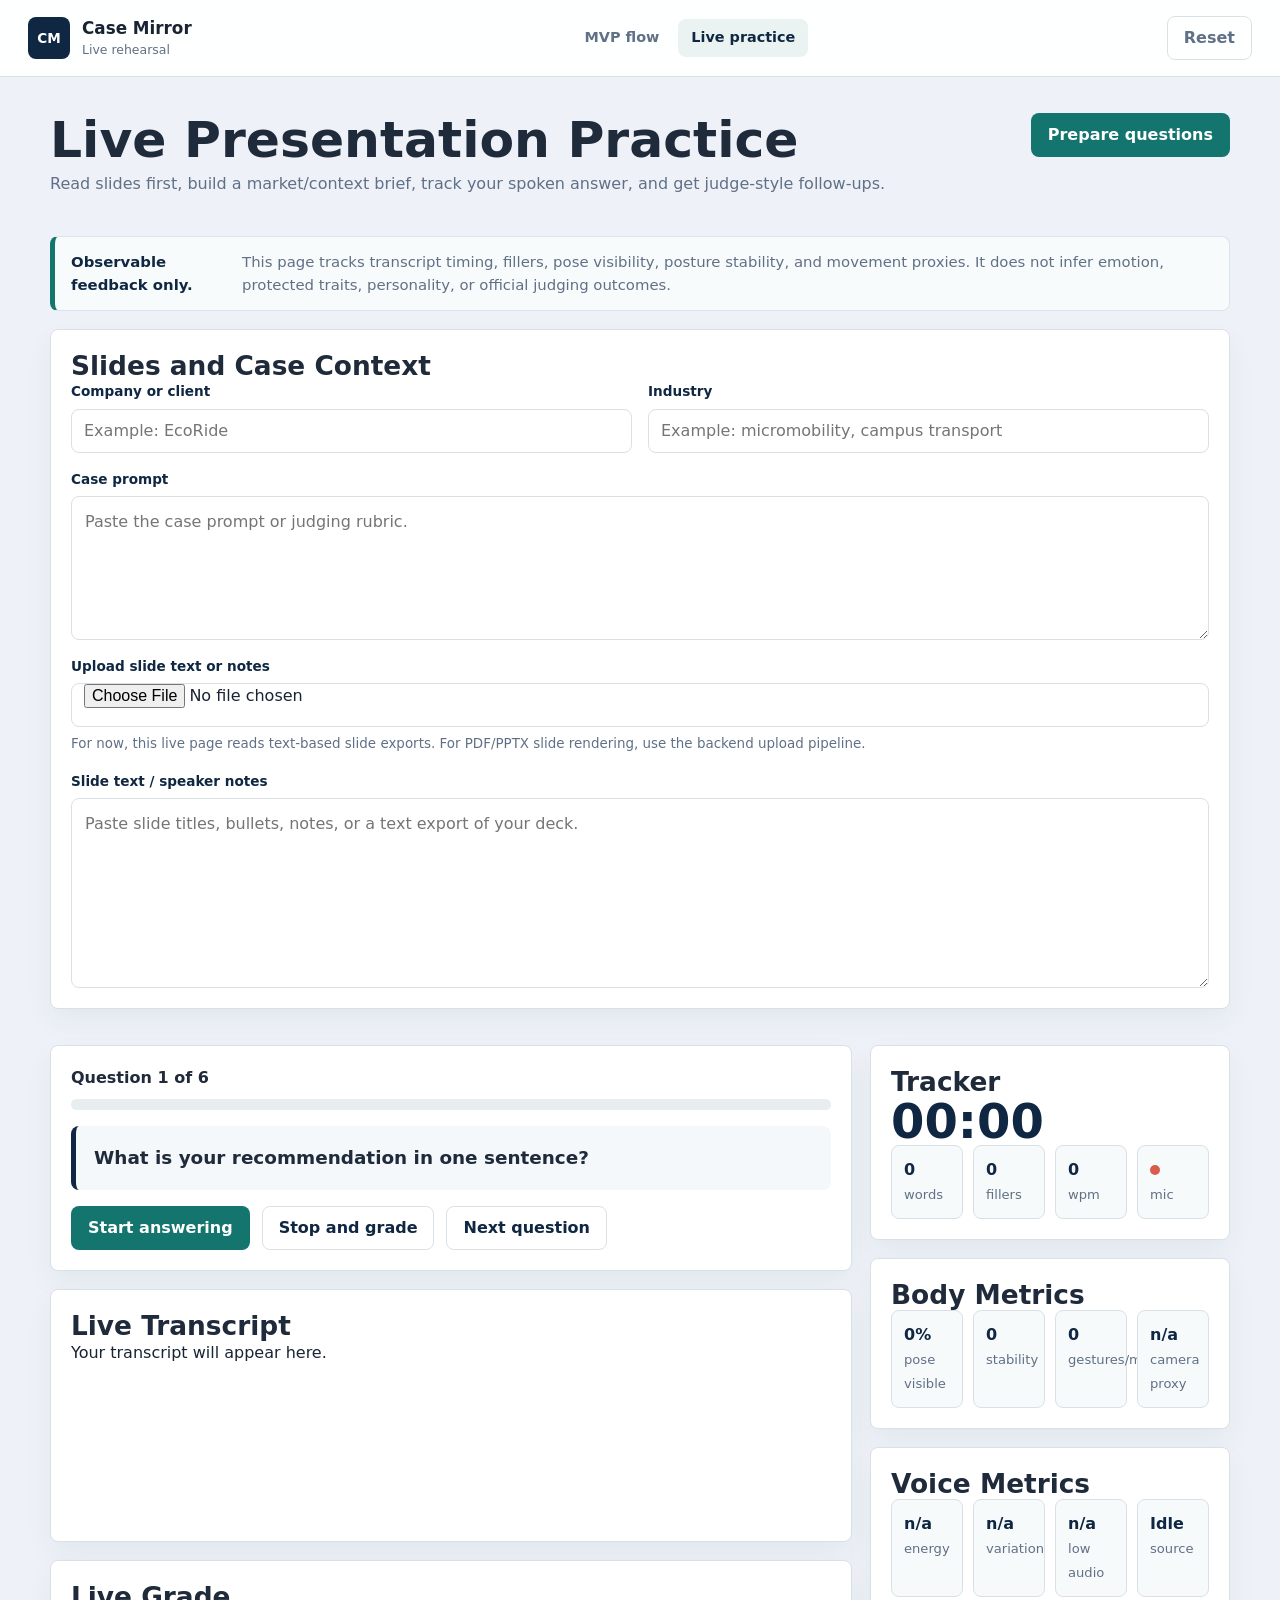
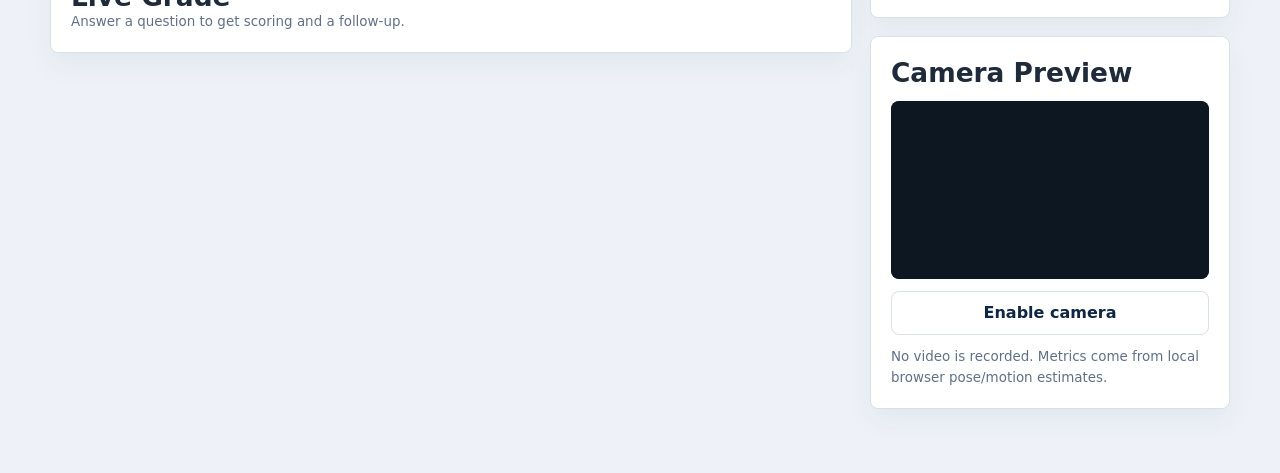
<file: case-mirror/live.html>
<!doctype html>
<html lang="en">
  <head>
    <meta charset="utf-8" />
    <meta name="viewport" content="width=device-width, initial-scale=1" />
    <title>Case Mirror Live Rehearsal</title>
    <link rel="stylesheet" href="./styles.css" />
    <style>
      .live-layout {
        display: grid;
        grid-template-columns: minmax(0, 1fr) 360px;
        gap: 18px;
        align-items: start;
      }

      .live-timer {
        font-size: 3rem;
        font-weight: 900;
        color: var(--navy);
        line-height: 1;
      }

      .pulse-dot {
        display: inline-block;
        width: 10px;
        height: 10px;
        border-radius: 50%;
        background: var(--coral);
        margin-right: 8px;
      }

      .pulse-dot.on {
        background: var(--green);
        box-shadow: 0 0 0 5px rgba(47, 125, 87, 0.16);
      }

      .transcript-box {
        min-height: 180px;
        white-space: pre-wrap;
        color: var(--ink);
      }

      .camera-stage {
        position: relative;
        overflow: hidden;
        border-radius: 8px;
        background: #0d1721;
      }

      .camera-stage video,
      .camera-stage canvas {
        display: block;
        width: 100%;
        aspect-ratio: 16 / 9;
      }

      .camera-stage canvas {
        position: absolute;
        inset: 0;
        height: 100%;
        pointer-events: none;
      }

      @media (max-width: 980px) {
        .live-layout {
          grid-template-columns: 1fr;
        }
      }
    </style>
  </head>
  <body>
    <div class="app-shell">
      <header class="topbar">
        <a class="brand" href="./index.html">
          <span class="brand-mark">CM</span>
          <span>
            <strong>Case Mirror</strong>
            <small>Live rehearsal</small>
          </span>
        </a>
        <nav class="nav" aria-label="Live navigation">
          <a href="./index.html">MVP flow</a>
          <a class="active" href="./live.html">Live practice</a>
        </nav>
        <button class="ghost-btn" id="resetBtn" type="button">Reset</button>
      </header>

      <main class="page stack">
        <div class="section-head">
          <div>
            <h1>Live Presentation Practice</h1>
            <p>Read slides first, build a market/context brief, track your spoken answer, and get judge-style follow-ups.</p>
          </div>
          <button class="primary-btn" id="prepareBtn" type="button">Prepare questions</button>
        </div>

        <div class="disclaimer">
          <strong>Observable feedback only.</strong>
          <span>This page tracks transcript timing, fillers, pose visibility, posture stability, and movement proxies. It does not infer emotion, protected traits, personality, or official judging outcomes.</span>
        </div>

        <section class="panel">
          <h2>Slides and Case Context</h2>
          <div class="field-grid">
            <div class="field">
              <label for="company">Company or client</label>
              <input id="company" placeholder="Example: EcoRide" />
            </div>
            <div class="field">
              <label for="industry">Industry</label>
              <input id="industry" placeholder="Example: micromobility, campus transport" />
            </div>
            <div class="field full">
              <label for="casePrompt">Case prompt</label>
              <textarea id="casePrompt" placeholder="Paste the case prompt or judging rubric."></textarea>
            </div>
            <div class="field full">
              <label for="slideFile">Upload slide text or notes</label>
              <input id="slideFile" type="file" accept=".txt,.md,.csv,.json" />
              <span class="hint">For now, this live page reads text-based slide exports. For PDF/PPTX slide rendering, use the backend upload pipeline.</span>
            </div>
            <div class="field full">
              <label for="slideText">Slide text / speaker notes</label>
              <textarea class="large" id="slideText" placeholder="Paste slide titles, bullets, notes, or a text export of your deck."></textarea>
            </div>
          </div>
        </section>

        <section class="grid three-col" id="prepOutput"></section>

        <section class="live-layout">
          <div class="stack">
            <div class="panel question-card">
              <div class="progress">
                <strong id="questionLabel">Question 1 of 6</strong>
                <div class="progress-rail"><span id="questionProgress" style="width: 0%"></span></div>
              </div>
              <div class="question-text" id="currentQuestion">Prepare questions to begin.</div>
              <div class="action-row">
                <button class="primary-btn" id="startBtn" type="button">Start answering</button>
                <button class="secondary-btn" id="stopBtn" type="button">Stop and grade</button>
                <button class="secondary-btn" id="nextBtn" type="button">Next question</button>
              </div>
            </div>

            <div class="panel">
              <h2>Live Transcript</h2>
              <div class="transcript-box" id="transcriptBox">Your transcript will appear here.</div>
            </div>

            <div class="panel" id="gradeOutput">
              <h2>Live Grade</h2>
              <p class="hint">Answer a question to get scoring and a follow-up.</p>
            </div>
          </div>

          <aside class="stack">
            <div class="panel">
              <h2>Tracker</h2>
              <div class="live-timer" id="timer">00:00</div>
              <div class="metric-strip">
                <div class="metric"><strong id="wordCount">0</strong><span>words</span></div>
                <div class="metric"><strong id="fillerCount">0</strong><span>fillers</span></div>
                <div class="metric"><strong id="wpm">0</strong><span>wpm</span></div>
                <div class="metric"><strong><span class="pulse-dot" id="micDot"></span></strong><span>mic</span></div>
              </div>
            </div>

            <div class="panel">
              <h2>Body Metrics</h2>
              <div class="metric-strip">
                <div class="metric"><strong id="poseVisible">0%</strong><span>pose visible</span></div>
                <div class="metric"><strong id="postureStability">0</strong><span>stability</span></div>
                <div class="metric"><strong id="gestureRate">0</strong><span>gestures/min</span></div>
                <div class="metric"><strong id="engagementProxy">0%</strong><span>camera proxy</span></div>
              </div>
            </div>

            <div class="panel">
              <h2>Voice Metrics</h2>
              <div class="metric-strip">
                <div class="metric"><strong id="audioEnergy">n/a</strong><span>energy</span></div>
                <div class="metric"><strong id="audioVariation">n/a</strong><span>variation</span></div>
                <div class="metric"><strong id="silencePct">n/a</strong><span>low audio</span></div>
                <div class="metric"><strong id="transcriptSource">Idle</strong><span>source</span></div>
              </div>
            </div>

            <div class="panel webcam-box">
              <h2>Camera Preview</h2>
              <div class="camera-stage">
                <video id="camera" autoplay muted playsinline></video>
                <canvas id="poseCanvas"></canvas>
              </div>
              <button class="secondary-btn" id="cameraBtn" type="button">Enable camera</button>
              <p class="hint">No video is recorded. Metrics come from local browser pose/motion estimates.</p>
            </div>
          </aside>
        </section>
      </main>
    </div>

    <div class="toast" id="toast" role="status" aria-live="polite"></div>
    <script src="./live.js"></script>
  </body>
</html>
</file>
<file: case-mirror/styles.css>
:root {
  color-scheme: light;
  --navy: #0f2742;
  --navy-2: #173657;
  --teal: #14756f;
  --teal-2: #0f5e59;
  --amber: #d89422;
  --coral: #d95c4a;
  --green: #2f7d57;
  --paper: #f5f7f5;
  --panel: #ffffff;
  --ink: #182433;
  --muted: #607086;
  --line: #d9e1e6;
  --soft: #eaf3f1;
  --warn: #fff4dd;
  --bad: #fff0ed;
  --shadow: 0 18px 48px rgba(15, 39, 66, 0.09);
}

* {
  box-sizing: border-box;
}

html {
  scroll-behavior: smooth;
}

body {
  margin: 0;
  font-family: Inter, ui-sans-serif, system-ui, -apple-system, BlinkMacSystemFont, "Segoe UI", sans-serif;
  background: var(--paper);
  color: var(--ink);
  line-height: 1.5;
}

button,
input,
textarea,
select {
  font: inherit;
}

button,
a {
  -webkit-tap-highlight-color: transparent;
}

.app-shell {
  min-height: 100vh;
}

.topbar {
  position: sticky;
  top: 0;
  z-index: 20;
  display: grid;
  grid-template-columns: auto minmax(0, 1fr) auto;
  gap: 20px;
  align-items: center;
  padding: 16px 28px;
  background: rgba(255, 255, 255, 0.94);
  border-bottom: 1px solid var(--line);
  backdrop-filter: blur(12px);
}

.brand {
  display: inline-flex;
  gap: 12px;
  align-items: center;
  color: var(--ink);
  text-decoration: none;
  min-width: 185px;
}

.brand-mark {
  display: grid;
  width: 42px;
  height: 42px;
  place-items: center;
  border-radius: 8px;
  background: var(--navy);
  color: #ffffff;
  font-size: 0.85rem;
  font-weight: 850;
}

.brand strong,
.brand small {
  display: block;
}

.brand strong {
  font-size: 1.05rem;
}

.brand small {
  color: var(--muted);
  font-size: 0.78rem;
}

.nav {
  display: flex;
  justify-content: center;
  gap: 6px;
  overflow-x: auto;
}

.nav a {
  display: inline-flex;
  align-items: center;
  min-height: 38px;
  padding: 0 13px;
  border-radius: 8px;
  color: var(--muted);
  text-decoration: none;
  font-size: 0.9rem;
  font-weight: 700;
  white-space: nowrap;
}

.nav a.active,
.nav a:hover {
  color: var(--navy);
  background: var(--soft);
}

main {
  min-height: calc(100vh - 75px);
}

main:focus {
  outline: none;
}

.page {
  width: min(1180px, calc(100% - 40px));
  margin: 0 auto;
  padding: 36px 0 64px;
}

.hero {
  display: grid;
  grid-template-columns: minmax(0, 1.05fr) minmax(320px, 0.95fr);
  gap: 30px;
  align-items: stretch;
  min-height: calc(100vh - 118px);
}

.hero-copy {
  display: grid;
  align-content: center;
  gap: 22px;
}

.eyebrow {
  color: var(--teal);
  font-size: 0.8rem;
  font-weight: 850;
  text-transform: uppercase;
}

h1,
h2,
h3,
p {
  margin: 0;
}

h1 {
  max-width: 780px;
  font-size: 3.15rem;
  line-height: 1.06;
}

h2 {
  font-size: 1.65rem;
  line-height: 1.18;
}

h3 {
  font-size: 1.04rem;
  line-height: 1.3;
}

.lead {
  max-width: 720px;
  color: var(--muted);
  font-size: 1.08rem;
}

.hero-actions,
.action-row,
.split-actions {
  display: flex;
  flex-wrap: wrap;
  gap: 12px;
  align-items: center;
}

.primary-btn,
.secondary-btn,
.ghost-btn,
.danger-btn {
  min-height: 44px;
  border-radius: 8px;
  padding: 0 16px;
  border: 1px solid transparent;
  font-weight: 800;
  cursor: pointer;
}

.primary-btn {
  background: var(--teal);
  color: #ffffff;
}

.primary-btn:hover {
  background: var(--teal-2);
}

.secondary-btn {
  background: var(--panel);
  color: var(--navy);
  border-color: var(--line);
}

.secondary-btn:hover {
  border-color: var(--teal);
  color: var(--teal-2);
}

.ghost-btn {
  background: transparent;
  color: var(--muted);
  border-color: var(--line);
}

.ghost-btn:hover {
  color: var(--navy);
  background: #ffffff;
}

.danger-btn {
  background: var(--bad);
  color: #9b2d20;
  border-color: #ffd1c9;
}

.button-wide {
  width: 100%;
}

.hero-visual {
  display: grid;
  align-content: stretch;
  gap: 16px;
}

.visual-photo {
  min-height: 330px;
  border-radius: 8px;
  overflow: hidden;
  background:
    linear-gradient(rgba(15, 39, 66, 0.16), rgba(15, 39, 66, 0.16)),
    url("https://images.unsplash.com/photo-1552664730-d307ca884978?auto=format&fit=crop&w=1200&q=80") center / cover;
  box-shadow: var(--shadow);
}

.signal-board {
  display: grid;
  gap: 14px;
  padding: 18px;
  border: 1px solid var(--line);
  border-radius: 8px;
  background: var(--panel);
  box-shadow: var(--shadow);
}

.signal-row {
  display: grid;
  grid-template-columns: 150px 1fr auto;
  gap: 12px;
  align-items: center;
}

.signal-row span:first-child {
  color: var(--muted);
  font-size: 0.86rem;
  font-weight: 750;
}

.bar {
  height: 10px;
  border-radius: 999px;
  background: #e8edf0;
  overflow: hidden;
}

.bar > span {
  display: block;
  height: 100%;
  background: var(--teal);
}

.bar.amber > span {
  background: var(--amber);
}

.bar.coral > span {
  background: var(--coral);
}

.disclaimer {
  display: flex;
  gap: 12px;
  align-items: flex-start;
  padding: 14px 16px;
  border: 1px solid #d8e5ea;
  border-left: 5px solid var(--teal);
  border-radius: 8px;
  background: #f8fbfb;
  color: var(--muted);
  font-size: 0.93rem;
}

.disclaimer strong {
  color: var(--navy);
}

.section-head {
  display: flex;
  justify-content: space-between;
  gap: 20px;
  align-items: flex-start;
  margin-bottom: 22px;
}

.section-head p {
  color: var(--muted);
  margin-top: 6px;
}

.grid {
  display: grid;
  gap: 18px;
}

.two-col {
  grid-template-columns: minmax(0, 1fr) minmax(320px, 0.48fr);
  align-items: start;
}

.three-col {
  grid-template-columns: repeat(3, minmax(0, 1fr));
}

.panel {
  padding: 20px;
  border: 1px solid var(--line);
  border-radius: 8px;
  background: var(--panel);
  box-shadow: 0 12px 28px rgba(15, 39, 66, 0.05);
}

.panel.soft {
  background: #f8fbfb;
}

.panel.warn {
  background: var(--warn);
  border-color: #f4dfb3;
}

.panel.danger {
  background: var(--bad);
  border-color: #ffc9bf;
}

.panel h3 {
  margin-bottom: 10px;
}

.field-grid {
  display: grid;
  grid-template-columns: repeat(2, minmax(0, 1fr));
  gap: 16px;
}

.field {
  display: grid;
  gap: 7px;
}

.field.full {
  grid-column: 1 / -1;
}

label {
  color: var(--navy);
  font-size: 0.85rem;
  font-weight: 800;
}

.hint {
  color: var(--muted);
  font-size: 0.84rem;
}

input,
textarea,
select {
  width: 100%;
  border: 1px solid var(--line);
  border-radius: 8px;
  background: #ffffff;
  color: var(--ink);
  outline: none;
}

input,
select {
  min-height: 44px;
  padding: 0 12px;
}

textarea {
  min-height: 144px;
  padding: 13px;
  resize: vertical;
}

textarea.large {
  min-height: 190px;
}

input:focus,
textarea:focus,
select:focus {
  border-color: var(--teal);
  box-shadow: 0 0 0 3px rgba(20, 117, 111, 0.12);
}

.error-text {
  color: #9b2d20;
  font-size: 0.9rem;
  font-weight: 700;
}

.stack {
  display: grid;
  gap: 18px;
}

.mini-list {
  display: grid;
  gap: 9px;
  margin: 0;
  padding: 0;
  list-style: none;
}

.mini-list li {
  position: relative;
  padding-left: 18px;
}

.mini-list li::before {
  content: "";
  position: absolute;
  top: 0.65em;
  left: 0;
  width: 7px;
  height: 7px;
  border-radius: 50%;
  background: var(--teal);
}

.mini-list.warning li::before {
  background: var(--amber);
}

.mini-list.coral li::before {
  background: var(--coral);
}

.meta-grid {
  display: grid;
  grid-template-columns: repeat(4, minmax(0, 1fr));
  gap: 12px;
}

.meta-box {
  padding: 14px;
  border: 1px solid var(--line);
  border-radius: 8px;
  background: #ffffff;
}

.meta-box span {
  display: block;
  color: var(--muted);
  font-size: 0.78rem;
  font-weight: 800;
  text-transform: uppercase;
}

.meta-box strong {
  display: block;
  margin-top: 6px;
  color: var(--navy);
  font-size: 1.3rem;
}

.score-card {
  display: grid;
  gap: 10px;
  padding: 18px;
  border: 1px solid var(--line);
  border-radius: 8px;
  background: #ffffff;
}

.score-card strong {
  font-size: 2rem;
  color: var(--navy);
  line-height: 1;
}

.score-card span {
  color: var(--muted);
  font-size: 0.88rem;
  font-weight: 700;
}

.score-track {
  height: 10px;
  border-radius: 999px;
  background: #e8edf0;
  overflow: hidden;
}

.score-track span {
  display: block;
  height: 100%;
  background: var(--green);
}

.score-track.medium span {
  background: var(--amber);
}

.score-track.low span {
  background: var(--coral);
}

.progress {
  display: grid;
  gap: 9px;
}

.progress-rail {
  height: 11px;
  overflow: hidden;
  border-radius: 999px;
  background: #e8edf0;
}

.progress-rail span {
  display: block;
  height: 100%;
  background: var(--teal);
}

.question-card {
  display: grid;
  gap: 16px;
}

.question-text {
  padding: 18px;
  border-left: 5px solid var(--navy);
  border-radius: 8px;
  background: #f4f8fb;
  font-size: 1.15rem;
  font-weight: 750;
}

.rationale {
  color: var(--muted);
}

.metric-strip {
  display: grid;
  grid-template-columns: repeat(4, minmax(0, 1fr));
  gap: 10px;
}

.metric {
  padding: 12px;
  border-radius: 8px;
  background: #f7fafb;
  border: 1px solid var(--line);
}

.metric strong {
  display: block;
  color: var(--navy);
}

.metric span {
  color: var(--muted);
  font-size: 0.82rem;
}

.webcam-box {
  display: grid;
  gap: 12px;
}

video {
  width: 100%;
  aspect-ratio: 16 / 9;
  border-radius: 8px;
  background: #0d1721;
  object-fit: cover;
}

.empty-state {
  display: grid;
  place-items: center;
  min-height: calc(100vh - 160px);
  text-align: center;
}

.empty-state .panel {
  width: min(560px, 100%);
}

.loading {
  display: inline-flex;
  align-items: center;
  gap: 10px;
  color: var(--muted);
  font-weight: 750;
}

.spinner {
  width: 18px;
  height: 18px;
  border-radius: 50%;
  border: 3px solid #cbd8df;
  border-top-color: var(--teal);
  animation: spin 0.75s linear infinite;
}

@keyframes spin {
  to {
    transform: rotate(360deg);
  }
}

.toast {
  position: fixed;
  right: 20px;
  bottom: 20px;
  z-index: 50;
  width: min(420px, calc(100% - 40px));
  padding: 14px 16px;
  border-radius: 8px;
  background: var(--navy);
  color: #ffffff;
  box-shadow: var(--shadow);
  opacity: 0;
  transform: translateY(12px);
  pointer-events: none;
  transition: opacity 0.18s ease, transform 0.18s ease;
}

.toast.show {
  opacity: 1;
  transform: translateY(0);
}

body {
  font-family: "Geist", -apple-system, system-ui, sans-serif;
  background: #eef2f8;
  color: #1f2a3a;
}

#app {
  min-height: 100vh;
}

.cm-page {
  width: min(1360px, calc(100% - 32px));
  margin: 0 auto;
  padding: 20px 0 72px;
}

.cm-topbar {
  position: sticky;
  top: 20px;
  z-index: 30;
  display: flex;
  align-items: center;
  justify-content: space-between;
  gap: 18px;
  padding: 8px 8px 8px 22px;
  margin-bottom: 28px;
  background: rgba(255, 255, 255, 0.88);
  border-radius: 999px;
  box-shadow: 0 2px 8px rgba(15, 39, 66, 0.04), 0 0 0 1px rgba(15, 39, 66, 0.04);
  backdrop-filter: blur(18px);
}

.cm-brand {
  display: inline-flex;
  align-items: center;
  gap: 12px;
  color: #0f2742;
  text-decoration: none;
  flex: 0 0 auto;
}

.cm-brand-mark {
  width: 48px;
  height: 48px;
  display: grid;
  place-items: center;
  flex: 0 0 auto;
  border-radius: 999px;
  overflow: hidden;
  background: transparent;
}

.cm-brand-mark-image {
  width: 100%;
  height: 100%;
  display: block;
  object-fit: contain;
}

.cm-brand-copy strong,
.cm-brand-copy small {
  display: block;
}

.cm-brand-copy strong {
  font-size: 15.5px;
  font-weight: 600;
  letter-spacing: -0.02em;
}

.cm-brand-copy small {
  font-size: 11px;
  color: #5b6b7e;
}

.cm-home-links,
.cm-step-links,
.cm-topbar-actions {
  display: flex;
  align-items: center;
}

.cm-home-links {
  gap: 24px;
}

.cm-home-links a,
.cm-link-btn {
  color: #5b6b7e;
  text-decoration: none;
  font-size: 13.5px;
  font-weight: 500;
}

.cm-home-links a:first-child {
  color: #0f2742;
}

.cm-step-links {
  gap: 12px;
  flex: 1 1 auto;
  justify-content: center;
}

.cm-step-link {
  display: inline-flex;
  align-items: center;
  gap: 8px;
  padding: 5px 10px 5px 5px;
  border-radius: 999px;
  color: #5b6b7e;
  text-decoration: none;
  font-size: 13px;
  font-weight: 500;
}

.cm-step-link.active {
  background: #dceeec;
  color: #176e6c;
  font-weight: 600;
}

.cm-step-link.done {
  color: #0f2742;
}

.cm-step-dot {
  width: 22px;
  height: 22px;
  display: inline-flex;
  align-items: center;
  justify-content: center;
  border-radius: 999px;
  background: #eef2f8;
  color: #5b6b7e;
  font-family: "JetBrains Mono", ui-monospace, monospace;
  font-size: 11px;
  font-weight: 600;
}

.cm-step-link.active .cm-step-dot,
.cm-step-link.done .cm-step-dot {
  background: #1f8c8a;
  color: #fff;
}

.cm-step-divider {
  width: 18px;
  height: 1px;
  background: #d9e1e6;
}

.cm-topbar-actions {
  gap: 8px;
  flex: 0 0 auto;
}

.cm-session-chip {
  font-family: "JetBrains Mono", ui-monospace, monospace;
  font-size: 11px;
  color: #5b6b7e;
  letter-spacing: 0.08em;
  text-transform: uppercase;
  margin-right: 6px;
}

.cm-pill-btn {
  display: inline-flex;
  align-items: center;
  justify-content: center;
  min-height: 40px;
  padding: 0 18px;
  border-radius: 999px;
  text-decoration: none;
  border: 0;
  cursor: pointer;
  font-family: inherit;
  font-size: 13px;
  font-weight: 600;
}

.cm-pill-btn--ghost {
  background: transparent;
  color: #0f2742;
  box-shadow: 0 0 0 1px rgba(15, 39, 66, 0.08);
}

.cm-pill-btn--teal {
  background: #1f8c8a;
  color: #fff;
}

.cm-pill-btn--navy {
  background: #0f2742;
  color: #fff;
}

.cm-hero,
.cm-team-grid,
.cm-form-layout,
.cm-doc-layout,
.cm-qa-layout {
  align-items: start;
  display: grid;
  gap: 24px;
}

.cm-hero {
  grid-template-columns: minmax(0, 1fr) minmax(0, 1.02fr);
  align-items: center;
  padding: 10px 10px 56px;
}

.cm-hero-media {
  position: relative;
  min-height: 540px;
}

.cm-orb {
  position: absolute;
  border-radius: 50%;
  z-index: 0;
}

.cm-orb--teal {
  top: -22px;
  right: -10px;
  width: 150px;
  height: 150px;
  background: rgba(220, 238, 236, 0.92);
}

.cm-orb--blue {
  left: -18px;
  bottom: -24px;
  width: 190px;
  height: 190px;
  background: rgba(226, 235, 251, 0.9);
}

.cm-media-card,
.cm-card,
.cm-feature-card,
.cm-score-card,
.cm-answer-card {
  background: #fff;
  box-shadow: 0 24px 56px -36px rgba(15, 39, 66, 0.32), 0 0 0 1px rgba(15, 39, 66, 0.05);
}

.cm-media-card {
  position: relative;
  z-index: 1;
  border-radius: 24px;
  padding: 18px;
  min-height: 520px;
}

.cm-live-chip {
  position: absolute;
  top: 16px;
  right: 16px;
  background: rgba(255, 255, 255, 0.94);
  border-radius: 999px;
  padding: 6px 12px;
  font-family: "JetBrains Mono", ui-monospace, monospace;
  font-size: 10.5px;
  color: #0f2742;
  text-transform: uppercase;
  letter-spacing: 0.08em;
}

.cm-placeholder {
  width: 100%;
  height: 460px;
  display: flex;
  flex-direction: column;
  align-items: center;
  justify-content: center;
  gap: 6px;
  border-radius: 18px;
  text-align: center;
  font-family: "JetBrains Mono", ui-monospace, monospace;
  font-size: 11px;
  letter-spacing: 0.08em;
  text-transform: uppercase;
  padding: 24px;
  background: repeating-linear-gradient(135deg, #d9e4f4 0 14px, #cddcf0 14px 28px);
  color: #3b6fd9;
}

.cm-placeholder small {
  font-family: "Geist", -apple-system, system-ui, sans-serif;
  font-size: 11px;
  text-transform: none;
  letter-spacing: 0;
  opacity: 0.78;
}

.cm-placeholder--soft {
  height: 120px;
  background: repeating-linear-gradient(135deg, #e2ebfb 0 14px, #edf3ff 14px 28px);
}

.cm-placeholder--image-frame {
  padding: 0;
  overflow: hidden;
  background: #f1ece6;
}

.cm-placeholder-image {
  width: 100%;
  height: 100%;
  object-fit: cover;
  display: block;
}

.cm-placeholder--green {
  height: 120px;
  background: repeating-linear-gradient(135deg, #d7eadd 0 14px, #e4f1e8 14px 28px);
  color: #2e7d5b;
}

.cm-placeholder--lavender {
  height: 140px;
  background: repeating-linear-gradient(135deg, #e7e2f8 0 14px, #f0ecfb 14px 28px);
  color: #7e6fd9;
}

.cm-placeholder--teal {
  background: repeating-linear-gradient(135deg, #dceeec 0 14px, #e7f4f3 14px 28px);
  color: #176e6c;
}

.cm-placeholder--short {
  height: 190px;
}

.cm-placeholder--dark {
  height: 240px;
  background: repeating-linear-gradient(135deg, #1b355a 0 14px, #243f66 14px 28px);
  color: #eef2f8;
}

.cm-floating-metric {
  position: absolute;
  left: 16px;
  bottom: 16px;
  min-width: 216px;
  padding: 14px 16px;
  border-radius: 14px;
  background: rgba(255, 255, 255, 0.96);
  box-shadow: 0 18px 36px -18px rgba(15, 39, 66, 0.34);
}

.cm-metric-head {
  display: flex;
  align-items: baseline;
  justify-content: space-between;
  gap: 12px;
  margin-bottom: 10px;
}

.cm-metric-head span {
  font-family: "JetBrains Mono", ui-monospace, monospace;
  font-size: 10px;
  color: #5b6b7e;
  letter-spacing: 0.08em;
  text-transform: uppercase;
}

.cm-metric-head strong {
  font-size: 24px;
  color: #0f2742;
  letter-spacing: -0.04em;
}

.cm-sparkbars {
  display: flex;
  align-items: flex-end;
  gap: 4px;
  height: 36px;
  margin-bottom: 10px;
}

.cm-sparkbars span {
  flex: 1;
  border-radius: 2px;
  background: #dceeec;
}

.cm-sparkbars .accent {
  background: #1f8c8a;
}

.cm-sparkbars .accent-dark {
  background: #0f2742;
}

.cm-floating-metric p,
.cm-hero-copy p,
.cm-team-copy p,
.cm-note-stack p,
.cm-muted-copy,
.cm-report-cover p,
.cm-section-note {
  margin: 0;
  color: #5b6b7e;
  line-height: 1.6;
}

.cm-hero-copy {
  padding-right: 18px;
}

.cm-badge,
.cm-eyebrow,
.cm-doc-kicker,
.cm-report-kicker {
  display: inline-flex;
  align-items: center;
  gap: 6px;
  font-size: 11px;
  font-weight: 600;
  letter-spacing: 0.08em;
  text-transform: uppercase;
}

.cm-badge {
  padding: 6px 11px;
  border-radius: 999px;
}

.cm-badge--teal {
  background: #dceeec;
  color: #176e6c;
}

.cm-badge--blue {
  background: #e2ebfb;
  color: #3b6fd9;
}

.cm-badge--green {
  background: #d7eadd;
  color: #2e7d5b;
}

.cm-badge--lavender {
  background: #e7e2f8;
  color: #7e6fd9;
}

.cm-badge--amber {
  background: #f4e4c8;
  color: #b47a1f;
}

.cm-badge--glass {
  background: rgba(255, 255, 255, 0.12);
  color: #fff;
}

.cm-hero-copy h1,
.cm-page-title,
.cm-section h2,
.cm-report-cover h1 {
  margin: 18px 0 16px;
  color: #0f2742;
  font-weight: 600;
  line-height: 1;
  letter-spacing: -0.05em;
}

.cm-hero-copy h1 {
  font-size: clamp(3.2rem, 6vw, 5.4rem);
}

.cm-hero-copy h1 span,
.cm-page-title span {
  color: #1f8c8a;
}

.cm-page-title {
  font-size: clamp(2.7rem, 5vw, 4rem);
  margin-top: 16px;
}

.cm-page-lead {
  max-width: 680px;
  color: #5b6b7e;
  font-size: 16.5px;
  line-height: 1.58;
}

.cm-hero-actions,
.cm-head-actions,
.cm-form-action-group,
.cm-report-actions,
.cm-arrow-pair {
  display: flex;
  align-items: center;
  gap: 12px;
}

.cm-button-lift {
  border-radius: 999px;
  padding-inline: 24px;
  box-shadow: 0 16px 32px -14px rgba(31, 140, 138, 0.5);
}

.cm-cta-qa {
  min-width: 212px;
  min-height: 44px;
  border-radius: 8px;
  padding-inline: 22px;
  white-space: nowrap;
  text-align: center;
  box-shadow: none;
}

.cm-video-btn {
  display: inline-flex;
  align-items: center;
  gap: 12px;
  border-radius: 999px;
  padding-right: 8px;
}

.cm-brief-head .cm-head-actions {
  margin-top: 18px;
}

.cm-video-btn span {
  width: 34px;
  height: 34px;
  display: grid;
  place-items: center;
  border-radius: 50%;
  background: #3b6fd9;
  color: #fff;
  font-size: 11px;
}

.cm-rating {
  display: grid;
  gap: 10px;
  max-width: 340px;
  margin-top: 18px;
}

.cm-stars {
  display: flex;
  align-items: center;
  gap: 8px;
}

.cm-stars strong {
  font-size: 17px;
  color: #0f2742;
}

.cm-stars span {
  color: #f0b73c;
  letter-spacing: 0.12em;
}

.cm-avatars {
  display: flex;
  align-items: center;
}

.cm-avatars span {
  width: 30px;
  height: 30px;
  display: inline-flex;
  align-items: center;
  justify-content: center;
  border-radius: 50%;
  margin-left: -8px;
  border: 2px solid #eef2f8;
  font-family: "JetBrains Mono", ui-monospace, monospace;
  font-size: 10px;
  background: #dceeec;
  color: #0f2742;
}

.cm-avatars span:first-child {
  margin-left: 0;
}

.cm-avatars span:nth-child(2) {
  background: #e2ebfb;
}

.cm-avatars span:nth-child(3) {
  background: #e7e2f8;
}

.cm-avatars span:nth-child(4) {
  background: #f4e4c8;
}

.cm-section {
  padding: 18px 10px 14px;
}

.cm-pricing-hero {
  display: grid;
  grid-template-columns: minmax(0, 1.1fr) minmax(320px, 0.9fr);
  gap: 24px;
  align-items: stretch;
  padding: 24px 10px 18px;
}

.cm-pricing-copy,
.cm-pricing-summary {
  border-radius: 24px;
  background: #ffffff;
  box-shadow: 0 24px 56px -36px rgba(15, 39, 66, 0.32), 0 0 0 1px rgba(15, 39, 66, 0.05);
}

.cm-pricing-copy {
  padding: clamp(24px, 4vw, 44px);
}

.cm-pricing-summary {
  display: flex;
  flex-direction: column;
  justify-content: flex-end;
  min-height: 300px;
  padding: 28px;
  background:
    linear-gradient(135deg, rgba(15, 39, 66, 0.94), rgba(31, 140, 138, 0.9)),
    #0f2742;
  color: #ffffff;
}

.cm-pricing-summary strong {
  display: block;
  margin: 14px 0 12px;
  font-size: clamp(1.6rem, 3vw, 2.35rem);
  line-height: 1.08;
  font-weight: 600;
}

.cm-pricing-summary p {
  margin: 0;
  color: rgba(255, 255, 255, 0.78);
  line-height: 1.6;
}

.cm-pricing-path {
  display: flex;
  flex-wrap: wrap;
  gap: 10px;
  margin-top: 28px;
}

.cm-pricing-path span {
  display: inline-flex;
  align-items: center;
  min-height: 40px;
  padding: 0 16px;
  border-radius: 999px;
  background: #eef2f8;
  color: #0f2742;
  font-size: 13px;
  font-weight: 700;
}

.cm-pricing-path span:nth-child(2) {
  background: #e2ebfb;
  color: #3b6fd9;
}

.cm-pricing-path span:nth-child(3) {
  background: #f4e4c8;
  color: #b47a1f;
}

.cm-pricing-section {
  padding-top: 18px;
}

.cm-pricing-grid {
  display: grid;
  grid-template-columns: repeat(3, minmax(0, 1fr));
  gap: 16px;
  align-items: stretch;
}

.cm-pricing-card {
  display: flex;
  flex-direction: column;
  gap: 22px;
  min-height: 100%;
  padding: 24px;
  border-radius: 22px;
  background: #ffffff;
  box-shadow: 0 24px 56px -36px rgba(15, 39, 66, 0.32), 0 0 0 1px rgba(15, 39, 66, 0.05);
}

.cm-pricing-card--focus {
  background: #f5f8fc;
  box-shadow: 0 28px 64px -34px rgba(59, 111, 217, 0.45), 0 0 0 1px rgba(59, 111, 217, 0.12);
}

.cm-pricing-card--enterprise {
  background: #fffaf1;
}

.cm-pricing-card-head h2 {
  margin: 16px 0 10px;
  color: #0f2742;
  font-size: 1.45rem;
  font-weight: 600;
}

.cm-pricing-card-head strong {
  display: block;
  min-height: 58px;
  color: #0f2742;
  font-size: clamp(1.65rem, 2.5vw, 2.25rem);
  line-height: 1.08;
  font-weight: 600;
}

.cm-pricing-card-head small {
  display: block;
  margin-top: 8px;
  color: #5b6b7e;
  font-weight: 700;
}

.cm-pricing-card-head p,
.cm-pricing-purpose p {
  margin: 14px 0 0;
  color: #5b6b7e;
  line-height: 1.58;
}

.cm-pricing-includes {
  padding-top: 18px;
  border-top: 1px solid rgba(15, 39, 66, 0.08);
}

.cm-pricing-card .cm-check-list {
  margin-top: 14px;
}

.cm-pricing-card .cm-check-list li {
  color: #233a58;
  line-height: 1.45;
}

.cm-pricing-purpose {
  margin-top: auto;
  padding: 16px;
  border-radius: 16px;
  background: rgba(255, 255, 255, 0.66);
  box-shadow: inset 0 0 0 1px rgba(15, 39, 66, 0.06);
}

.cm-pricing-purpose span {
  font-family: "JetBrains Mono", ui-monospace, monospace;
  font-size: 10px;
  color: #0f2742;
  text-transform: uppercase;
  letter-spacing: 0.08em;
  font-weight: 700;
}

.cm-auth-layout {
  display: grid;
  grid-template-columns: minmax(0, 1fr) minmax(320px, 0.72fr);
  gap: 24px;
  align-items: stretch;
  padding: 24px 10px 18px;
}

.cm-auth-panel,
.cm-auth-aside {
  border-radius: 24px;
  background: #ffffff;
  box-shadow: 0 24px 56px -36px rgba(15, 39, 66, 0.32), 0 0 0 1px rgba(15, 39, 66, 0.05);
}

.cm-auth-panel {
  padding: clamp(24px, 4vw, 46px);
}

.cm-auth-form {
  display: grid;
  gap: 16px;
  max-width: 520px;
  margin-top: 28px;
}

.cm-auth-form label {
  display: grid;
  gap: 8px;
}

.cm-auth-form label span {
  color: #0f2742;
  font-size: 13px;
  font-weight: 700;
}

.cm-auth-form input {
  width: 100%;
  min-height: 52px;
  padding: 0 16px;
  border: 1px solid #d9e1e6;
  border-radius: 12px;
  background: #f8fafc;
  color: #0f2742;
  font: inherit;
}

.cm-auth-form input:focus {
  outline: 3px solid rgba(31, 140, 138, 0.16);
  border-color: #1f8c8a;
  background: #ffffff;
}

.cm-auth-error {
  margin: 0;
  padding: 12px 14px;
  border-radius: 12px;
  background: #fff1ef;
  color: #b74332;
  font-weight: 700;
}

.cm-auth-aside {
  display: flex;
  flex-direction: column;
  justify-content: flex-end;
  padding: 28px;
  background:
    linear-gradient(145deg, rgba(220, 238, 236, 0.86), rgba(226, 235, 251, 0.92)),
    #eef2f8;
}

.cm-auth-aside p {
  margin: 22px 0 0;
  color: #5b6b7e;
  line-height: 1.6;
}

@media (max-width: 1280px) {
  .cm-pricing-grid {
    grid-template-columns: repeat(2, minmax(0, 1fr));
  }
}

.cm-section-head {
  display: grid;
  grid-template-columns: minmax(0, 1fr) minmax(280px, 420px);
  gap: 30px;
  align-items: end;
  margin-bottom: 28px;
}

.cm-section h2 {
  font-size: clamp(2.1rem, 4vw, 3.5rem);
  margin-top: 12px;
}

.cm-section-copy p,
.cm-team-copy p,
.cm-critique-block p,
.cm-webcam-card p,
.cm-answer-card p,
.cm-mini-card p {
  color: #5b6b7e;
}

.cm-feature-grid,
.cm-score-grid,
.cm-report-columns,
.cm-report-detail-grid {
  display: grid;
  gap: 16px;
}

.cm-feature-grid {
  grid-template-columns: repeat(3, minmax(0, 1fr));
}

.cm-feature-card {
  border-radius: 22px;
  padding: 24px;
  display: flex;
  flex-direction: column;
  gap: 16px;
}

.cm-feature-card--focus {
  background: #f5f8fc;
}

.cm-feature-card h3,
.cm-card h3,
.cm-doc-section h3,
.cm-question-panel .question-text,
.cm-report-columns h3,
.cm-report-detail-grid h3 {
  margin: 0;
  color: #0f2742;
  letter-spacing: -0.03em;
}

.cm-card-top,
.cm-card-foot {
  display: flex;
  align-items: center;
  justify-content: space-between;
  gap: 12px;
}

.cm-arrow-pair span {
  width: 30px;
  height: 30px;
  display: grid;
  place-items: center;
  border-radius: 50%;
  box-shadow: 0 0 0 1px rgba(15, 39, 66, 0.1);
  color: #5b6b7e;
}

.cm-card-foot span {
  font-family: "JetBrains Mono", ui-monospace, monospace;
  font-size: 11px;
  color: #5b6b7e;
}

.cm-card-foot a,
.cm-blue-link {
  color: #0f2742;
  text-decoration: none;
  font-weight: 600;
}

.cm-blue-link {
  display: inline-flex;
  align-items: center;
  justify-content: space-between;
  padding: 13px 18px;
  border-radius: 999px;
  background: #3b6fd9;
  color: #fff;
  margin-top: auto;
}

.cm-team-grid,
.cm-form-layout,
.cm-doc-layout,
.cm-qa-layout {
  grid-template-columns: minmax(0, 1.15fr) minmax(320px, 0.85fr);
}

.cm-check-list,
.cm-aside-list,
.cm-aside-list li,
.cm-stat-row,
.cm-mini-grid,
.cm-answer-metrics,
.cm-report-chip-row,
.cm-step-links,
.cm-note-stack,
.cm-answer-stack {
  display: flex;
}

.cm-check-list,
.cm-aside-list,
.cm-note-stack,
.cm-answer-stack {
  flex-direction: column;
}

.cm-check-list,
.cm-aside-list,
.cm-tag-row {
  gap: 10px;
}

.cm-check-list {
  list-style: none;
  padding: 0;
  margin: 20px 0 0;
}

.cm-check-list li::before {
  content: "✓";
  display: inline-grid;
  place-items: center;
  width: 18px;
  height: 18px;
  margin-right: 10px;
  border-radius: 50%;
  background: rgba(31, 140, 138, 0.12);
  color: #1f8c8a;
  font-size: 11px;
}

.cm-team-panels {
  display: grid;
  grid-template-columns: 0.7fr 1.3fr;
  gap: 14px;
}

.cm-stat-stack {
  display: grid;
  gap: 14px;
}

.cm-stat-card {
  border-radius: 18px;
  padding: 20px;
  color: #0f2742;
}

.cm-stat-card strong {
  display: block;
  font-size: 2rem;
  letter-spacing: -0.05em;
}

.cm-stat-card span {
  display: block;
  margin-top: 6px;
  font-size: 13px;
}

.cm-stat-card--teal {
  background: #dceeec;
}

.cm-stat-card--blue {
  background: #e2ebfb;
}

.cm-stat-card--green {
  background: #d7eadd;
}

.cm-dark-panel {
  border-radius: 24px;
  padding: 18px;
  background: #0f2742;
  color: #eef2f8;
}

.cm-dark-panel-copy {
  display: grid;
  gap: 8px;
  padding: 16px 4px 2px;
}

.cm-card,
.cm-form-card,
.cm-score-card,
.cm-answer-card {
  border-radius: 22px;
  padding: 24px;
}

.cm-qa-complete {
  display: grid;
  gap: 18px;
  padding-bottom: 26px;
}

.cm-qa-complete .cm-page-title {
  margin-bottom: 18px;
}

.cm-qa-complete .cm-page-lead {
  margin-bottom: 8px;
}

.cm-sidebar {
  display: grid;
  gap: 16px;
  align-self: start;
  position: sticky;
  top: 100px;
}

.cm-form-card {
  display: grid;
  gap: 22px;
}

.cm-form-section {
  display: grid;
  gap: 18px;
}

.cm-form-label {
  display: grid;
  grid-template-columns: 40px 1fr;
  gap: 14px;
}

.cm-form-label > span {
  width: 30px;
  height: 30px;
  display: grid;
  place-items: center;
  border-radius: 50%;
  background: #dceeec;
  color: #176e6c;
  font-family: "JetBrains Mono", ui-monospace, monospace;
  font-size: 11px;
}

.cm-form-label h3,
.cm-card-title {
  font-size: 1.2rem;
  margin: 0 0 6px;
}

.cm-form-label p,
.cm-note-stack p,
.cm-aside-list li span {
  margin: 0;
  color: #5b6b7e;
  font-size: 13.5px;
}

.cm-form-divider {
  height: 1px;
  background: #eef2f8;
}

.cm-field-grid {
  display: grid;
  grid-template-columns: repeat(2, minmax(0, 1fr));
  gap: 16px;
}

.cm-field {
  display: grid;
  gap: 8px;
}

.cm-field.full {
  grid-column: 1 / -1;
}

.cm-field > span {
  color: #0f2742;
  font-size: 13px;
  font-weight: 600;
}

.cm-field em {
  color: #b44f3b;
  font-style: normal;
}

.cm-field input,
.cm-field textarea {
  width: 100%;
  border: 1px solid #e2e8f0;
  border-radius: 14px;
  background: #f5f8fc;
  color: #0f2742;
  padding: 15px 16px;
  outline: none;
  resize: vertical;
  font-family: inherit;
}

.cm-field textarea.large {
  min-height: 170px;
}

.cm-form-actions {
  display: flex;
  align-items: center;
  justify-content: space-between;
  gap: 16px;
  padding-top: 8px;
  border-top: 1px solid #eef2f8;
}

.cm-form-status {
  color: #5b6b7e;
  font-size: 13px;
  line-height: 1.5;
  max-width: 420px;
}

.cm-aside-list {
  list-style: none;
  margin: 18px 0 0;
  padding: 0;
  display: grid;
  gap: 18px;
}

.cm-aside-list li {
  display: grid;
  grid-template-columns: 170px 1fr;
  gap: 18px;
  align-items: start;
}

.cm-aside-list li strong {
  display: block;
  color: #0f2742;
  margin: 0;
}

.cm-doc-card {
  background: #fff;
  border-radius: 22px;
  padding: 34px;
  box-shadow: 0 24px 56px -36px rgba(15, 39, 66, 0.32), 0 0 0 1px rgba(15, 39, 66, 0.05);
}

.cm-doc-section {
  padding-block: 14px;
}

.cm-doc-section h2 {
  font-size: 1.8rem;
  margin: 8px 0 10px;
}

.cm-doc-grid,
.cm-mini-grid,
.cm-score-grid,
.cm-report-columns,
.cm-report-detail-grid {
  grid-template-columns: repeat(2, minmax(0, 1fr));
}

.cm-mini-grid {
  display: grid;
  gap: 18px;
  margin-top: 18px;
}

.cm-mini-card {
  border-radius: 16px;
  padding: 22px 20px;
  background: #f5f8fc;
  box-shadow: inset 0 0 0 1px rgba(15, 39, 66, 0.04);
}

.cm-tag-row {
  display: flex;
  flex-wrap: wrap;
  gap: 12px 14px;
  justify-content: flex-start;
  margin-top: 18px;
}

.cm-tag {
  display: inline-flex;
  align-items: center;
  justify-content: center;
  border-radius: 999px;
  min-width: 174px;
  padding: 10px 20px;
  background: #eef2f8;
  color: #0f2742;
  font-size: 12px;
  font-weight: 600;
  line-height: 1;
}

.cm-qa-card {
  display: grid;
  gap: 20px;
  align-content: start;
  align-self: start;
  grid-auto-rows: max-content;
}

.cm-qa-progress {
  display: grid;
  gap: 12px;
}

.cm-progress-label {
  display: flex;
  align-items: center;
  justify-content: space-between;
  gap: 12px;
}

.cm-progress-label span {
  color: #5b6b7e;
  font-size: 13px;
}

.cm-progress-dots {
  display: flex;
  gap: 10px;
}

.cm-progress-dots span {
  width: 16px;
  height: 16px;
  border-radius: 50%;
  background: #d9e1e6;
}

.cm-progress-dots span.active {
  background: #1f8c8a;
}

.cm-progress-dots span.done {
  background: #3b6fd9;
}

.cm-question-panel {
  border-radius: 18px;
  padding: 18px 20px;
  background: #f5f8fc;
  display: grid;
  gap: 8px;
  align-content: start;
  min-height: 0;
}

.cm-question-panel .question-text {
  padding: 0;
  border-left: 0;
  border-radius: 0;
  background: transparent;
  font-size: clamp(1.18rem, 1.8vw, 1.5rem);
  line-height: 1.28;
  margin: 0;
  overflow-wrap: anywhere;
}

.cm-question-panel .rationale {
  margin: 0;
  line-height: 1.45;
}

.cm-rehearsal .cm-field.full {
  display: grid;
  gap: 8px;
}

.cm-rehearsal textarea.large {
  min-height: 150px;
}

.cm-rehearsal .cm-sidebar .cm-answer-stack {
  max-height: 360px;
  overflow: auto;
  padding-right: 4px;
}

.cm-answer-stack {
  display: grid;
  gap: 12px;
}

.cm-answer-card {
  border-radius: 18px;
  padding: 18px;
  background: #f5f8fc;
  box-shadow: inset 0 0 0 1px rgba(15, 39, 66, 0.04);
}

.cm-answer-metrics {
  display: grid;
  grid-template-columns: repeat(4, minmax(0, 1fr));
  gap: 10px;
  margin-top: 12px;
}

.cm-answer-metrics div {
  border-radius: 12px;
  padding: 10px 12px;
  background: #fff;
  box-shadow: 0 0 0 1px rgba(15, 39, 66, 0.05);
}

.cm-answer-metrics strong,
.cm-inline-score {
  display: block;
  color: #0f2742;
  font-size: 1.1rem;
  letter-spacing: -0.03em;
}

.cm-answer-metrics span {
  display: block;
  margin-top: 4px;
  font-size: 11px;
  color: #5b6b7e;
}

.cm-camera-stage {
  position: relative;
  width: 100%;
  margin: 12px 0 14px;
  border-radius: 16px;
  overflow: hidden;
  background: #d9e4f4;
}

.cm-camera-stage video {
  display: block;
  width: 100%;
  min-height: 190px;
  margin: 0;
  border-radius: 0;
  background: transparent;
}

.cm-camera-stage canvas {
  position: absolute;
  inset: 0;
  width: 100%;
  height: 100%;
  pointer-events: none;
}

.cm-webcam-card .secondary-btn {
  width: 100%;
  margin-top: 12px;
}

.cm-body-live-metrics {
  grid-template-columns: repeat(2, minmax(0, 1fr));
  margin-top: 0;
}

.cm-alert {
  display: flex;
  gap: 10px;
  align-items: center;
  border-radius: 14px;
  padding: 14px 16px;
  font-size: 13px;
}

.cm-alert strong {
  color: #0f2742;
}

.cm-alert--danger {
  background: #fff0ed;
  color: #9b2d20;
}

.cm-alert--soft {
  background: #f5f8fc;
  color: #5b6b7e;
}

.cm-empty {
  padding: 48px 10px;
}

.cm-empty-card {
  max-width: 760px;
  margin: 0 auto;
  text-align: center;
  display: grid;
  gap: 18px;
}

.cm-report-hero {
  padding: 0 10px 12px;
}

.cm-report-cover {
  position: relative;
  overflow: hidden;
  border-radius: 26px;
  padding: 38px 42px;
  background: #0f2742;
  color: #fff;
  box-shadow: 0 30px 80px -20px rgba(15, 39, 66, 0.42);
}

.cm-report-cover::before,
.cm-report-cover::after {
  content: "";
  position: absolute;
  border-radius: 50%;
  background: rgba(31, 140, 138, 0.14);
}

.cm-report-cover::before {
  top: -80px;
  right: -30px;
  width: 280px;
  height: 280px;
}

.cm-report-cover::after {
  bottom: -90px;
  right: 110px;
  width: 220px;
  height: 220px;
  background: rgba(59, 111, 217, 0.12);
}

.cm-report-cover-top,
.cm-report-cover-grid,
.cm-report-meta-card,
.cm-report-pillar-row,
.cm-stat-row {
  display: grid;
}

.cm-report-cover-top {
  grid-template-columns: 1fr auto;
  gap: 18px;
  align-items: center;
  margin-bottom: 26px;
}

.cm-report-session {
  margin-left: 12px;
  font-family: "JetBrains Mono", ui-monospace, monospace;
  font-size: 11px;
  color: #a8bacf;
  letter-spacing: 0.08em;
  text-transform: uppercase;
}

.cm-report-cover-grid {
  grid-template-columns: minmax(0, 1.2fr) minmax(320px, 0.8fr);
  gap: 48px;
}

.cm-report-kicker {
  color: #1f8c8a;
}

.cm-report-cover h1 {
  margin: 14px 0 20px;
  color: #fff;
  font-family: "Newsreader", Georgia, serif;
  font-size: clamp(3rem, 5vw, 4.3rem);
  font-weight: 500;
}

.cm-report-cover h1 em {
  color: #1f8c8a;
  font-style: italic;
}

.cm-report-cover p {
  color: #c8d4df;
  max-width: 620px;
}

.cm-report-chip-row {
  display: flex;
  flex-wrap: wrap;
  gap: 10px;
  margin-top: 22px;
}

.cm-report-chip-row span {
  border-radius: 999px;
  padding: 8px 12px;
  background: rgba(255, 255, 255, 0.08);
  color: #eaf3f1;
  font-size: 12px;
}

.cm-report-meta {
  display: grid;
  gap: 14px;
}

.cm-report-meta-card {
  grid-template-columns: repeat(2, minmax(0, 1fr));
  gap: 14px;
  padding: 18px 20px;
  border: 1px solid rgba(255, 255, 255, 0.12);
  border-radius: 18px;
  background: rgba(255, 255, 255, 0.06);
}

.cm-report-meta-card span,
.cm-report-pillar-row span {
  display: block;
  color: #a8bacf;
  font-family: "JetBrains Mono", ui-monospace, monospace;
  font-size: 10px;
  letter-spacing: 0.08em;
  text-transform: uppercase;
}

.cm-report-meta-card strong,
.cm-report-pillar-row strong {
  display: block;
  margin-top: 4px;
  color: #fff;
  font-size: 1.3rem;
  letter-spacing: -0.04em;
}

.cm-report-pillar-row {
  grid-template-columns: repeat(3, minmax(0, 1fr));
  gap: 10px;
}

.cm-report-pillar-row article {
  padding: 14px;
  border-radius: 16px;
  border: 1px solid rgba(255, 255, 255, 0.12);
  background: rgba(255, 255, 255, 0.06);
}

.cm-score-grid,
.cm-report-columns {
  grid-template-columns: repeat(4, minmax(0, 1fr));
}

.cm-report-columns {
  grid-template-columns: repeat(3, minmax(0, 1fr));
}

.cm-score-card {
  border-radius: 20px;
  padding: 20px;
}

.cm-score-head {
  display: flex;
  justify-content: space-between;
  gap: 14px;
  color: #5b6b7e;
  font-size: 13px;
}

.cm-score-head strong {
  color: #176e6c;
  font-size: 13px;
}

.cm-score-value {
  margin: 14px 0;
  color: #0f2742;
  font-size: 2.1rem;
  font-weight: 700;
  letter-spacing: -0.05em;
}

.cm-score-value small {
  font-size: 0.9rem;
  color: #8a98aa;
}

.cm-score-track {
  width: 100%;
  height: 9px;
  border-radius: 999px;
  background: #eef2f8;
  overflow: hidden;
}

.cm-score-track span {
  display: block;
  height: 100%;
  border-radius: inherit;
  background: #1f8c8a;
}

.cm-score-track.warn span {
  background: #b47a1f;
}

.cm-stat-row {
  grid-template-columns: repeat(2, minmax(0, 1fr));
  gap: 12px;
  margin-top: 10px;
}

.cm-stat-row div,
.cm-critique-block {
  display: grid;
  gap: 6px;
}

.cm-stat-row span,
.cm-critique-block h3 {
  color: #5b6b7e;
  font-size: 12px;
}

.cm-stat-row strong {
  color: #0f2742;
  font-size: 1.3rem;
  letter-spacing: -0.04em;
}

.cm-critique-block + .cm-critique-block {
  margin-top: 18px;
  padding-top: 18px;
  border-top: 1px solid #eef2f8;
}

.cm-section-note {
  font-size: 13px;
}

@media (max-width: 1100px) {
  .cm-hero,
  .cm-team-grid,
  .cm-form-layout,
  .cm-doc-layout,
  .cm-qa-layout,
  .cm-report-cover-grid,
  .cm-section-head,
  .cm-pricing-hero,
  .cm-auth-layout {
    grid-template-columns: 1fr;
  }

  .cm-feature-grid,
  .cm-score-grid,
  .cm-report-columns,
  .cm-report-detail-grid,
  .cm-doc-grid,
  .cm-team-panels,
  .cm-pricing-grid {
    grid-template-columns: 1fr;
  }

  .cm-sidebar {
    position: static;
  }

  .cm-report-cover-top {
    grid-template-columns: 1fr;
  }

  .cm-topbar {
    flex-wrap: wrap;
    border-radius: 24px;
    padding-inline: 16px;
  }

  .cm-step-links {
    order: 3;
    width: 100%;
    justify-content: flex-start;
    overflow: auto;
  }
}

@media (max-width: 720px) {
  .cm-page {
    width: min(100%, calc(100% - 18px));
    padding-top: 10px;
  }

  .cm-report-cover,
  .cm-card,
  .cm-doc-card,
  .cm-feature-card,
  .cm-pricing-card,
  .cm-pricing-copy,
  .cm-pricing-summary,
  .cm-auth-panel,
  .cm-auth-aside,
  .cm-media-card,
  .cm-form-card {
    padding: 18px;
  }

  .cm-pricing-summary {
    min-height: auto;
  }

  .cm-hero-media {
    min-height: auto;
  }

  .cm-placeholder {
    height: 320px;
  }

  .cm-field-grid,
  .cm-answer-metrics,
  .cm-report-meta-card {
    grid-template-columns: 1fr;
  }

  .cm-form-actions,
  .cm-hero-actions,
  .cm-head-actions,
  .cm-form-action-group,
  .cm-report-actions {
    flex-direction: column;
    align-items: stretch;
  }

  .cm-home-links {
    display: none;
  }
}

.report-text {
  white-space: pre-wrap;
  color: var(--ink);
}

.tag-row {
  display: flex;
  flex-wrap: wrap;
  gap: 8px;
}

.tag {
  display: inline-flex;
  align-items: center;
  min-height: 30px;
  padding: 0 10px;
  border-radius: 999px;
  color: var(--navy);
  background: var(--soft);
  font-size: 0.82rem;
  font-weight: 800;
}

.tag.amber {
  background: var(--warn);
}

.tag.coral {
  background: var(--bad);
}

.footer-note {
  color: var(--muted);
  font-size: 0.86rem;
}

@media (max-width: 980px) {
  .topbar {
    grid-template-columns: 1fr auto;
  }

  .nav {
    grid-column: 1 / -1;
    justify-content: flex-start;
    order: 3;
  }

  .hero,
  .two-col {
    grid-template-columns: 1fr;
  }

  .three-col,
  .meta-grid,
  .metric-strip {
    grid-template-columns: repeat(2, minmax(0, 1fr));
  }
}

@media (max-width: 680px) {
  .topbar {
    padding: 14px 16px;
  }

  .brand {
    min-width: 0;
  }

  .brand small {
    display: none;
  }

  .page {
    width: min(100% - 28px, 1180px);
    padding-top: 24px;
  }

  h1 {
    font-size: 2.1rem;
  }

  h2 {
    font-size: 1.35rem;
  }

  .field-grid,
  .three-col,
  .meta-grid,
  .metric-strip,
  .signal-row {
    grid-template-columns: 1fr;
  }

  .section-head {
    display: grid;
  }
}
</file>
